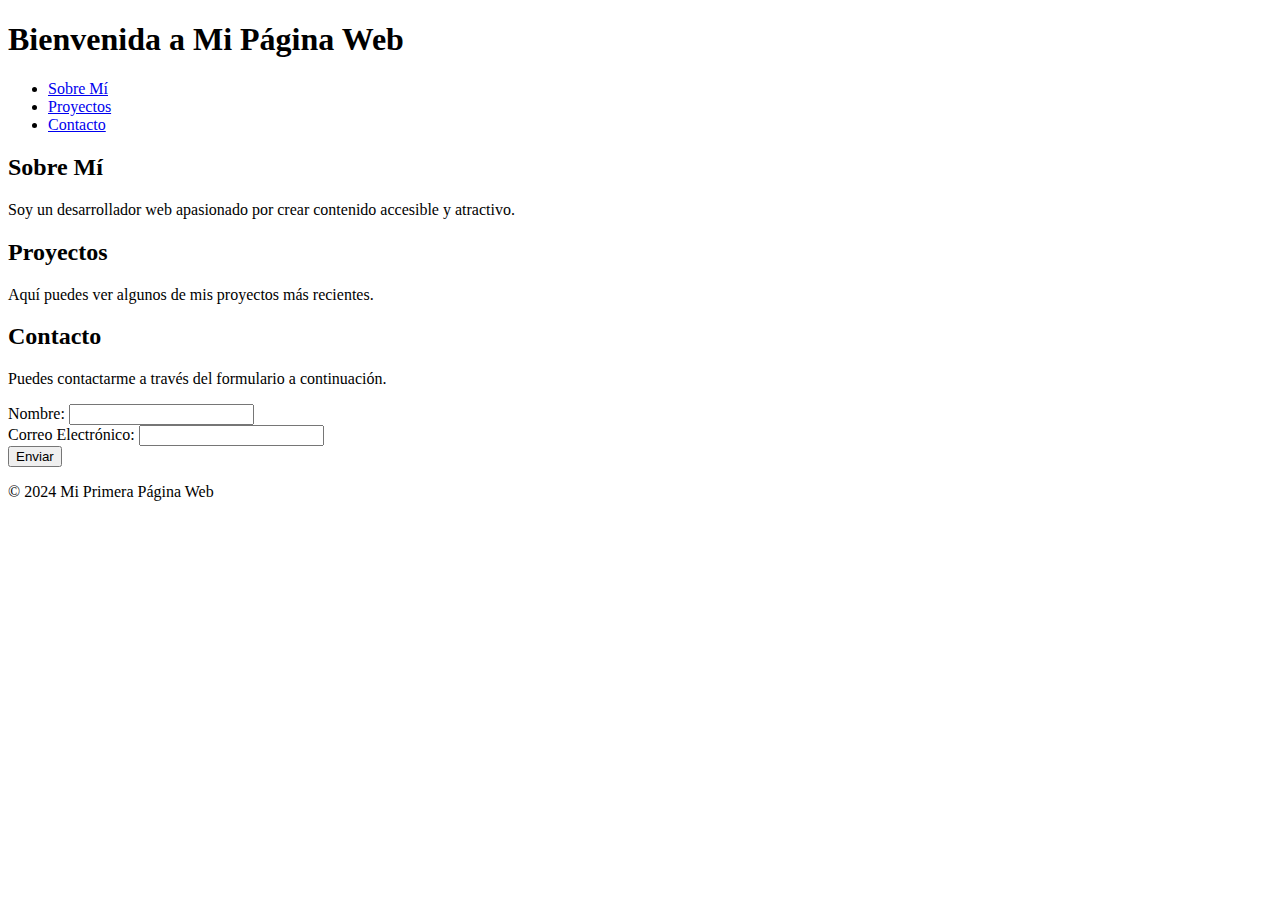
<file: Lenguaje de Marcas/S1/Unidad 1/index.html>
<!DOCTYPE html>
<html lang="es">
<head>
	<meta charset="UTF-8">
	<meta name="viewport" content="width=device-width, initial-scale=1.0">
	<title>Mi Primera Página Web</title>
</head>

<body>
	<header>
		<h1>Bienvenida a Mi Página Web</h1>
	</header>
	<nav>
		<ul>
			<li><a href="#about">Sobre Mí</a></li>
			<li><a href="#projects">Proyectos</a></li>
			<li><a href="#contact">Contacto</a></li>
		</ul>
	</nav>
	<section id="about">
		<h2>Sobre Mí</h2>
		<p>Soy un desarrollador web apasionado por crear contenido accesible y atractivo.</p>
	</section>
	<section id="projects">
		<h2>Proyectos</h2>
		<p>Aquí puedes ver algunos de mis proyectos más recientes.</p>
	</section>
	<section id="contact">
		<h2>Contacto</h2>
		<p>Puedes contactarme a través del formulario a continuación.</p>
		<form>
			<label for="name">Nombre:</label>
			<input type="text" id="name" name="name" required>
			<br>
			<label for="email">Correo Electrónico:</label>
			<input type="email" id="email" name="email" required>
			<br>
			<button type="submit">Enviar</button>
		</form>
	</section>
	<footer>
		<p>© 2024 Mi Primera Página Web</p>
	</footer>
</body>
</html>
</file>
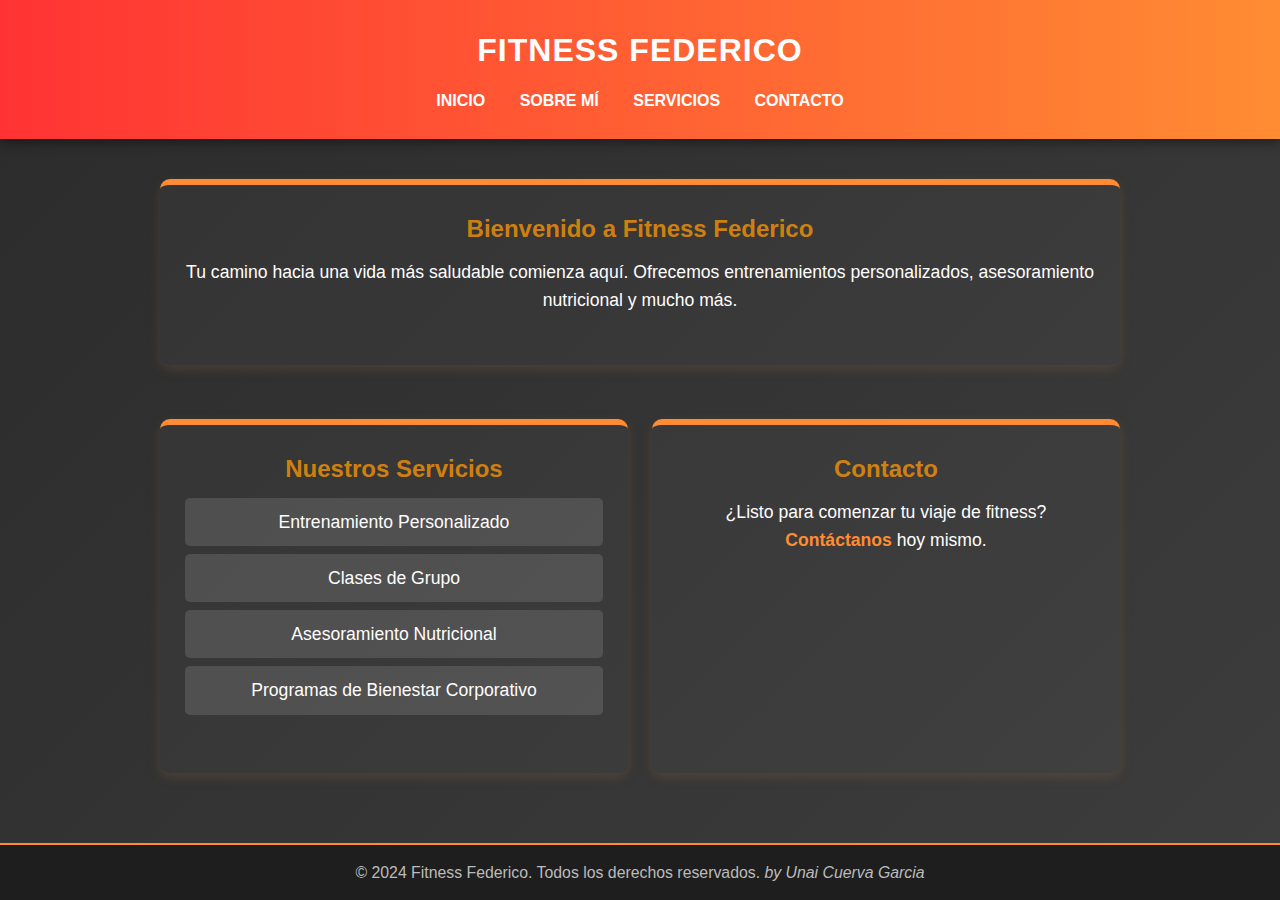
<file: Lenguaje de Marcas/S1/Unidad 2/Ejercicio3-4-5/index.html>
<!DOCTYPE html>
<html lang="es">
<head>
    <meta charset="UTF-8">
    <meta name="viewport" content="width=device-width, initial-scale=1.0">
    <title>Fitness Federico</title>
    <link rel="stylesheet" href="estilos.css">
</head>
<body class="home">
    <header>
        <h1>Fitness Federico</h1>
        <nav>
            <a href="index.html">Inicio</a>
            <a href="sobremi.html">Sobre mí</a>
            <a href="servicios.html">Servicios</a>
            <a href="contacto.html">Contacto</a>
        </nav>
    </header>
    <main>
        <section>
            <h2>Bienvenido a Fitness Federico</h2>
            <p>Tu camino hacia una vida más saludable comienza aquí. Ofrecemos entrenamientos personalizados, asesoramiento nutricional y mucho más.</p>
        </section>
        <section>
            <h2>Nuestros Servicios</h2>
            <ul>
                <li>Entrenamiento Personalizado</li>
                <li>Clases de Grupo</li>
                <li>Asesoramiento Nutricional</li>
                <li>Programas de Bienestar Corporativo</li>
            </ul>
        </section>
        <section>
            <h2>Contacto</h2>
            <p>¿Listo para comenzar tu viaje de fitness? <a href="contacto.html">Contáctanos</a> hoy mismo.</p>
        </section>
    </main>
    <footer>
        <p>&copy; 2024 Fitness Federico. Todos los derechos reservados. <i>by Unai Cuerva Garcia</i></p>
    </footer>
</body>
</html>
</file>
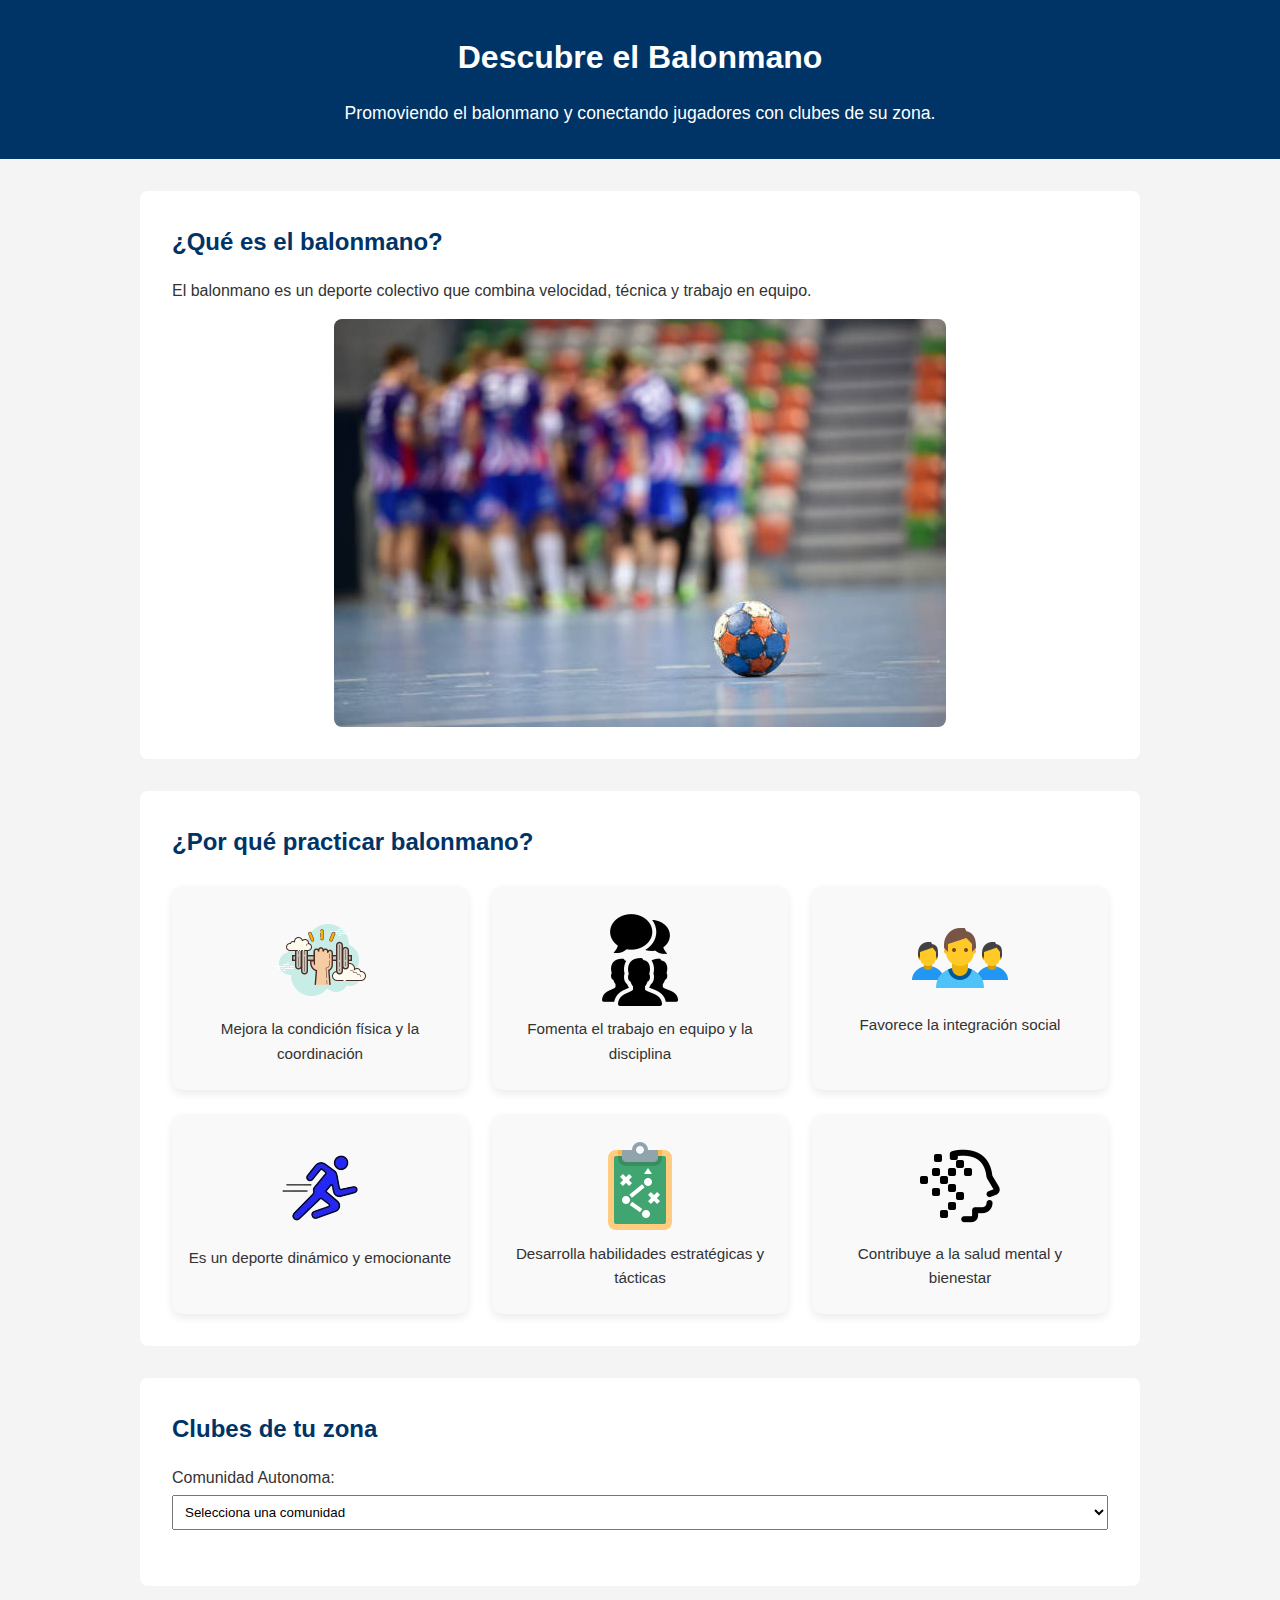
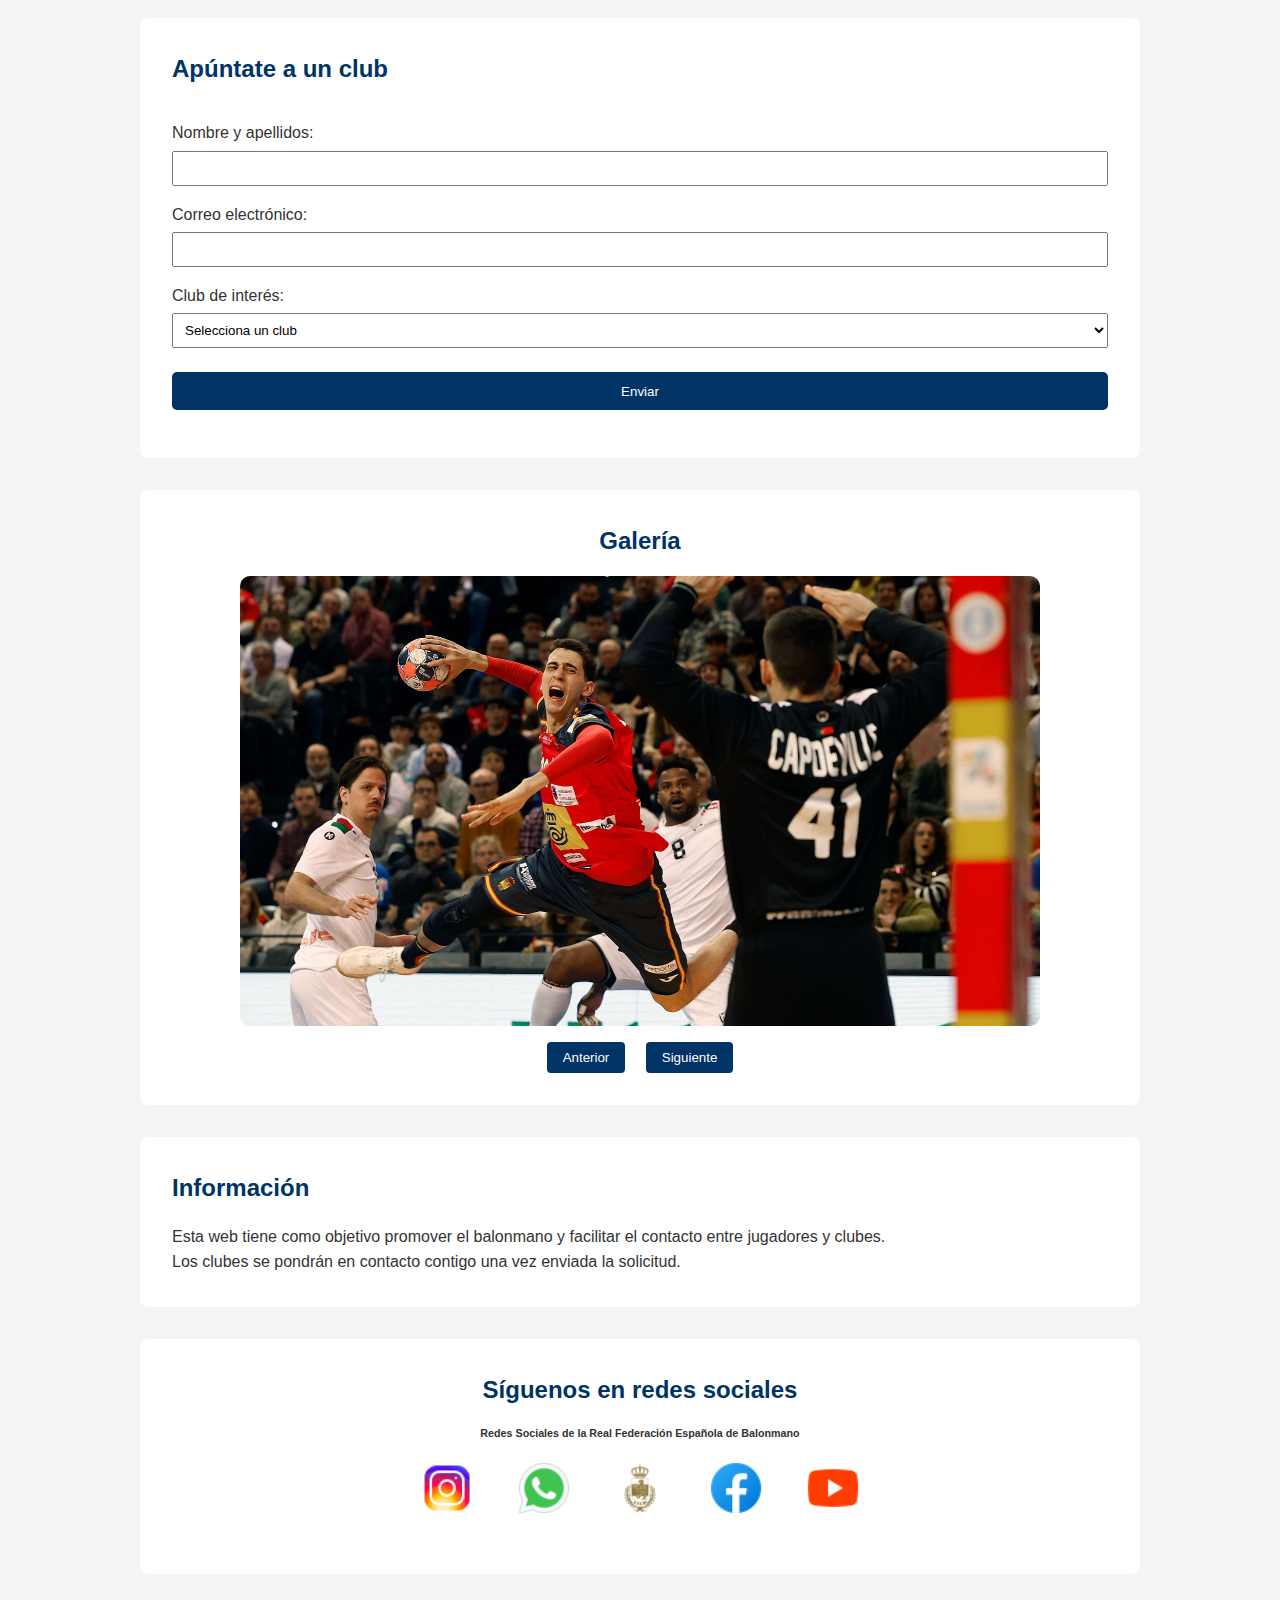
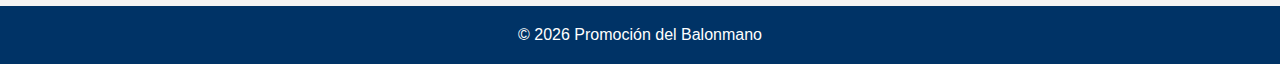
<file: Lenguaje de Marcas/S1/Unidad 3/Actividad de evaluación/index.html>
<!DOCTYPE html>
<html lang="es">

<head>
    <meta charset="UTF-8">
    <title>Balonmano en tu Zona</title>
    <meta name="description"
        content="Página web dedicada a la promoción del balonmano y a la búsqueda de clubes cercanos.">
    <link rel="stylesheet" href="estilos.css">
</head>

<body>
    <header id="header">
        <h1 id="titulo-principal">Descubre el Balonmano</h1>
        <p id="descripcion-principal">
            Promoviendo el balonmano y conectando jugadores con clubes de su zona.
        </p>
    </header>
    <section id="inicio">
        <h2>¿Qué es el balonmano?</h2>
        <p>
            El balonmano es un deporte colectivo que combina velocidad, técnica y trabajo en equipo.
        </p>
        <img src="img/balonmano-inicio.jpg" alt="Imagen de balonmano" id="imagen-inicio">
    </section>
    <section id="beneficios">
        <h2>¿Por qué practicar balonmano?</h2>
        <div class="beneficios-cards" id="lista-beneficios">
            <div class="beneficio-card">
                <img src="img/iconos/fitness.png" alt="Condición física" class="icono-beneficio">
                <p>Mejora la condición física y la coordinación</p>
            </div>
            <div class="beneficio-card">
                <img src="img/iconos/equipo.png" alt="Trabajo en equipo" class="icono-beneficio">
                <p>Fomenta el trabajo en equipo y la disciplina</p>
            </div>
            <div class="beneficio-card">
                <img src="img/iconos/social.png" alt="Integración social" class="icono-beneficio">
                <p>Favorece la integración social</p>
            </div>
            <div class="beneficio-card">
                <img src="img/iconos/energia.png" alt="Deporte dinámico" class="icono-beneficio">
                <p>Es un deporte dinámico y emocionante</p>
            </div>
            <div class="beneficio-card">
                <img src="img/iconos/estrategia.png" alt="Estrategia y táctica" class="icono-beneficio">
                <p>Desarrolla habilidades estratégicas y tácticas</p>
            </div>
            <div class="beneficio-card">
                <img src="img/iconos/salud.png" alt="Salud mental" class="icono-beneficio">
                <p>Contribuye a la salud mental y bienestar</p>
            </div>
        </div>
    </section>
    <section id="clubes">
        <h2>Clubes de tu zona</h2>
        <label for="comunidad">Comunidad Autonoma:</label>
        <select id="comunidad">
            <option value="">Selecciona una comunidad</option>
        </select>
        <div id="listado-clubes">
        </div>
    </section>
    <section id="apuntate">
        <h2>Apúntate a un club</h2>
        <form id="formulario-inscripcion">
            <label for="nombre">Nombre y apellidos:</label>
            <input type="text" id="nombre" required>
            <label for="email">Correo electrónico:</label>
            <input type="email" id="email" required>
            <label for="club">Club de interés:</label>
            <select id="club">
                <option value="">Selecciona un club</option>
            </select>
            <button type="submit" id="boton-enviar">Enviar</button>
        </form>
        <p id="mensaje-confirmacion"></p>
    </section>
    <section id="galeria">
        <h2>Galería</h2>
        <div id="contenedor-galeria">
            <img src="img/galeria1.jpg" alt="Imagen de balonmano" id="imagen-galeria">
        </div>
        <button id="anterior">Anterior</button>
        <button id="siguiente">Siguiente</button>
    </section>
    <section id="informacion">
        <h2>Información</h2>
        <p>
            Esta web tiene como objetivo promover el balonmano y facilitar el contacto entre jugadores y clubes.
        </p>
        <p>
            Los clubes se pondrán en contacto contigo una vez enviada la solicitud.
        </p>
    </section>
    <section id="redes-sociales">
        <h2>Síguenos en redes sociales</h2>
        <h6>Redes Sociales de la Real Federación Española de Balonmano</h6>
        <div class="card-red-social" id="card-instagram">
            <a href="https://www.instagram.com/rfebalonmano/" target="_blank">
                <img src="img/instagram.png" alt="Instagram">
            </a>
        </div>
        <div class="card-red-social" id="card-whatsapp">
            <a href="https://www.whatsapp.com/channel/0029VaIPsqXCBtxFNHcvFx2Y?utm_source=ig&utm_medium=social&utm_content=link_in_bio&fbclid=PAZXh0bgNhZW0CMTEAc3J0YwZhcHBfaWQMMjU2MjgxMDQwNTU4AAGnSs68PtVrjfAgfusxBD1wEDHcLTxqaM9p4Ft1sjOvkyDOgvwDH-MKMGyBBVY_aem_gwcNnpj8ibsqyGeYy8DAWQ"
                target="_blank">
                <img src="img/whatsapp.png" alt="whatsapp">
            </a>
        </div>
        <div class="card-red-social" id="card-web">
            <a href="https://www.rfebm.com" target="_blank">
                <img src="img/rfebm.png" alt="pagina_web">
            </a>
        </div>
        <div class="card-red-social" id="card-facebook">
            <a href="https://www.facebook.com/rfebalonmano" target="_blank">
                <img src="img/facebook.png" alt="Facebook">
            </a>
        </div>
        <div class="card-red-social" id="card-youtube">
            <a href="https://www.youtube.com/@RFEBM" target="_blank">
                <img src="img/youtube.png" alt="YouTube">
            </a>
        </div>
    </section>
    <footer id="footer">
        <p>&copy; <span id="anio-actual"></span> Promoción del Balonmano</p>
    </footer>
    <script src="script.js"></script>
</body>
</html>
</file>
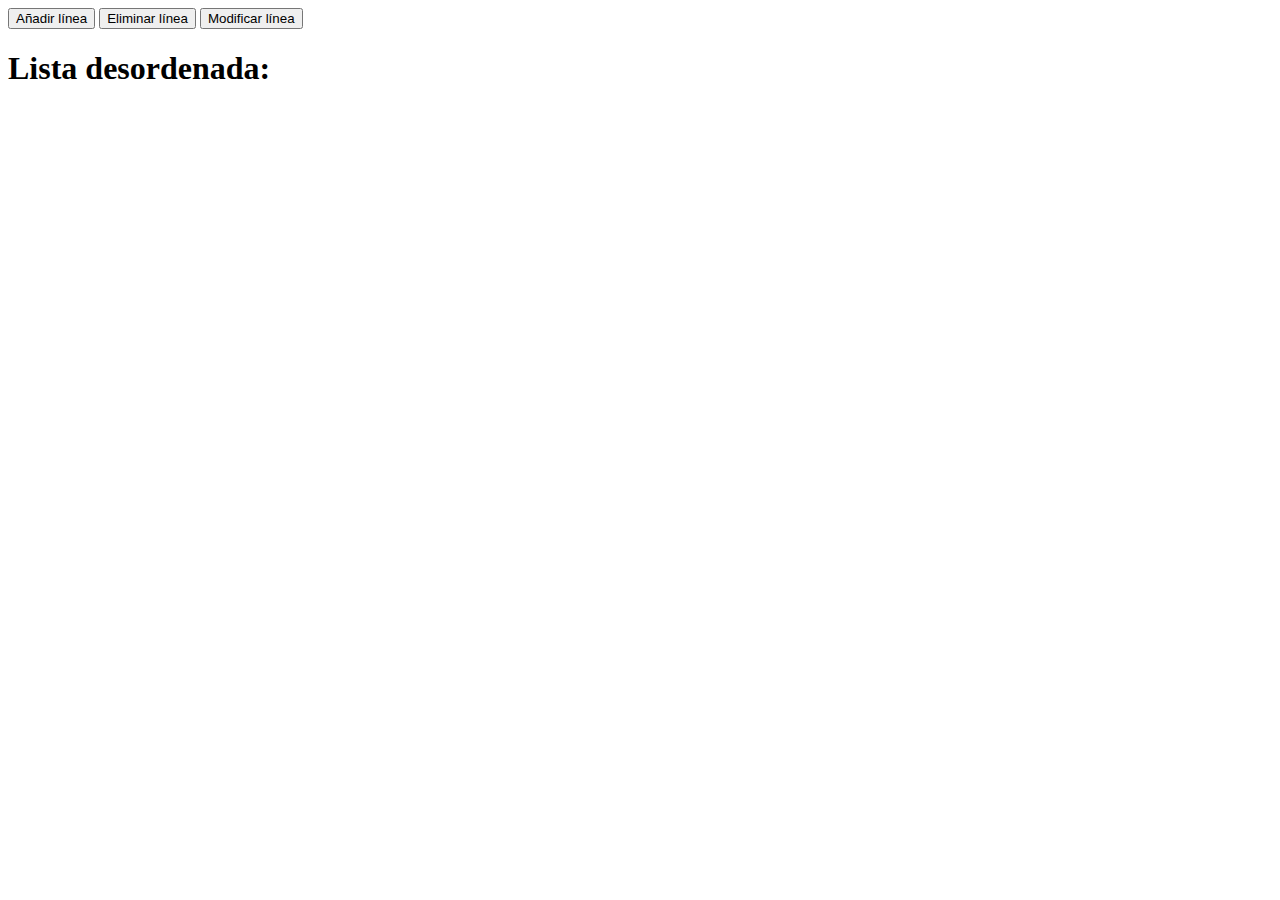
<file: Lenguaje de Marcas/S1/Unidad 3/Ejercicios 4-8/ejercicio6/index.html>
<!DOCTYPE html>
<html lang="es">
<head>
    <meta charset="UTF-8">
    <meta name="viewport" content="width=device-width, initial-scale=1.0">
    <title>Modificar lista desordenada</title>
    <script src="script.js"></script>
</head>
<body>
    <button onclick="agregarLinea()">Añadir línea</button>
    <button onclick="eliminarLinea()">Eliminar línea</button>
    <button onclick="modificarLinea()">Modificar línea</button>
    <h1>Lista desordenada:</h1>
    <ul id="lista"></ul>
</body>
</html>
</file>
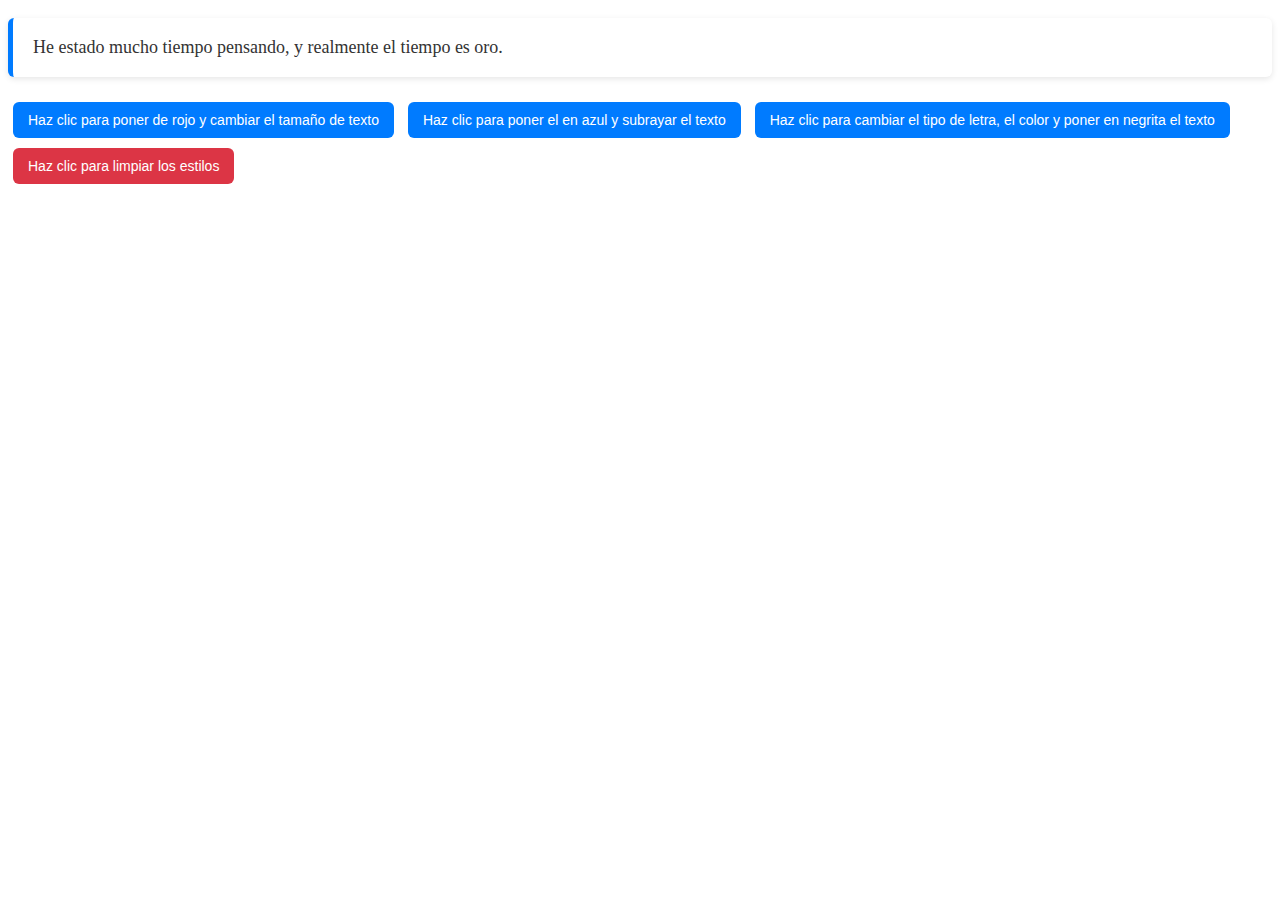
<file: Lenguaje de Marcas/S1/Unidad 3/Ejercicios 4-8/ejercicio7/index.html>
<!DOCTYPE html>
<html lang="en">
<head>
    <meta charset="UTF-8">
    <meta name="viewport" content="width=device-width, initial-scale=1.0">
    <title>Ejercicio 7 - Manipulacion de estilos</title>
    <link rel="stylesheet" href="estilo.css">
</head>
<body>
    <p id="texto">He estado mucho tiempo pensando, y realmente el tiempo es oro.</p>

    <button id="boton1">Haz clic para poner de rojo y cambiar el tamaño de texto</button>
    <button id="boton2">Haz clic para poner el en azul y subrayar el texto</button>
    <button id="boton3">Haz clic para cambiar el tipo de letra, el color y poner en negrita el texto</button>
    <button id="boton4">Haz clic para limpiar los estilos</button>
    <script src="script.js"></script>
</body>
</html>
</file>
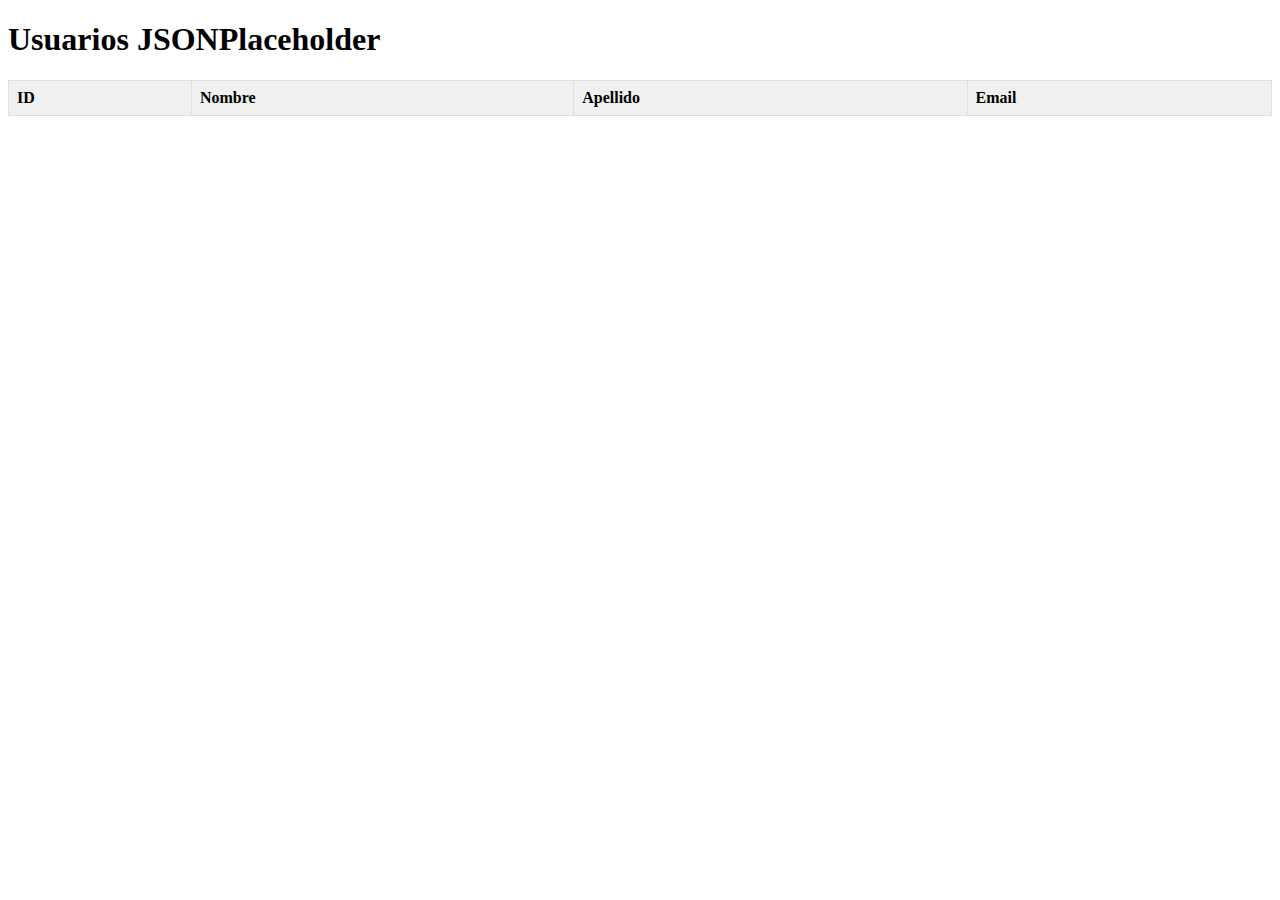
<file: Lenguaje de Marcas/S1/Unidad 3/Ejercicios 4-8/ejercicio8/index.html>
<!DOCTYPE html>
<html lang="es">
<head>
    <meta charset="UTF-8">
    <title>Usuarios JSONPlaceholder</title>
    <link rel="stylesheet" href="estilo.css">
</head>
<body>
    <h1>Usuarios JSONPlaceholder</h1>
    <table id="tablaUsuarios">
        <thead>
            <tr>
                <th>ID</th>
                <th>Nombre</th>
                <th>Apellido</th>
                <th>Email</th>
            </tr>
        </thead>
        <tbody>
        </tbody>
    </table>
    <script src="script.js"></script>
</body>
</html>
</file>
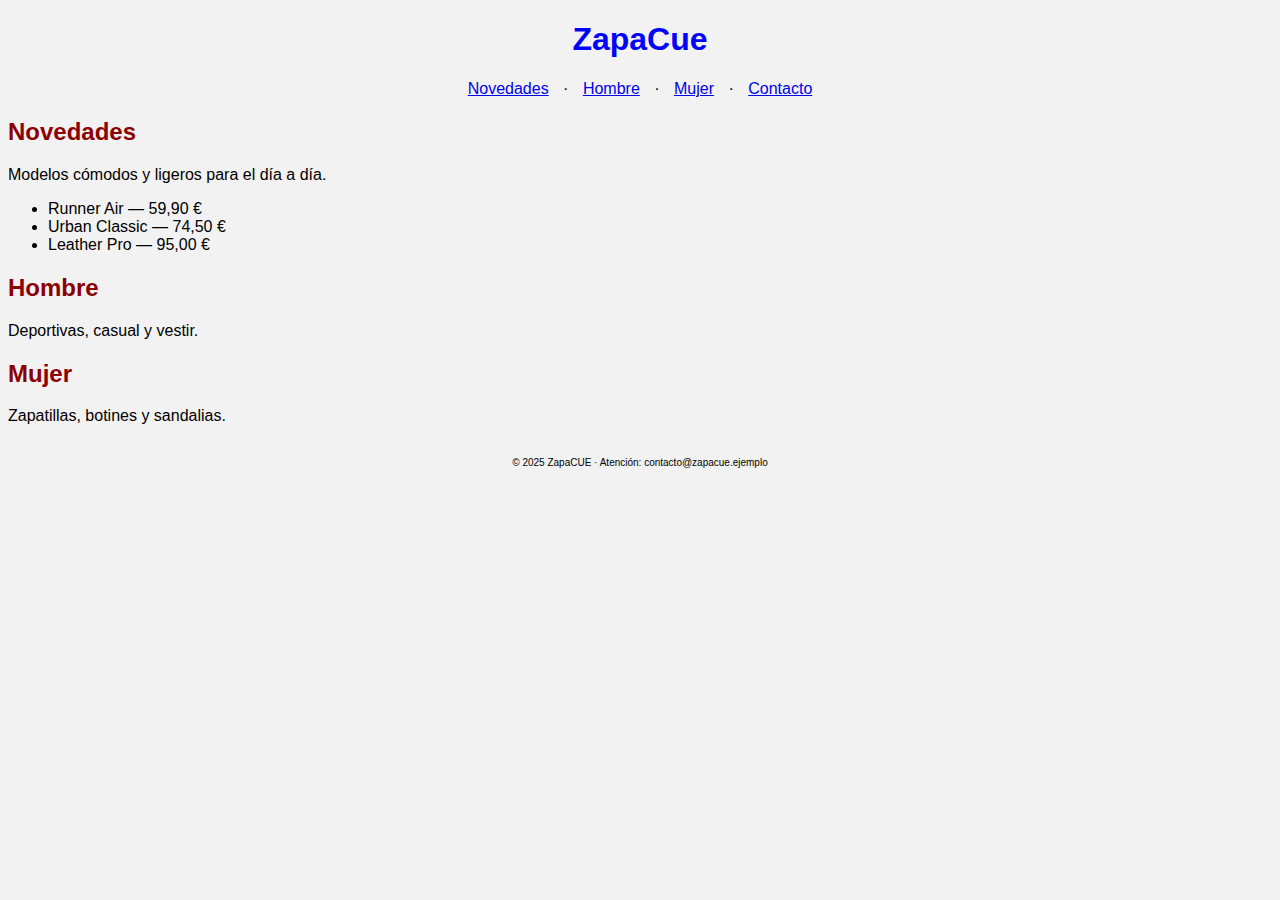
<file: Lenguaje de Marcas/S1/Unidad 1/Ejercicio 2_Codificacion UTF-8.html>
<!DOCTYPE html>
<html lang="es">

<head>
    <meta charset="UTF-8">
    <meta name="viewport" content="width=device-width, initial-scale=1.0">
    <title>ZapaCue — Tu tienda de calzado</title>
    <style>
        body {
            font-family: Arial, sans-serif;
            background-color: #f2f2f2;
        }

        h1 {
            text-align: center;
            color: blue;
        }

        h2 {
            color: darkred;
        }

        nav {
            text-align: center;
            margin-bottom: 20px;
        }

        nav a {
            margin: 0 10px;
        }

        footer {
            text-align: center;
            margin-top: 30px;
            font-size: 12px;
        }
    </style>
</head>

<body>
    <header>
        <h1>ZapaCue</h1>
        <nav>
            <a href="#novedades">Novedades</a> ·
            <a href="#hombre">Hombre</a> ·
            <a href="#mujer">Mujer</a> ·
            <a href="#contacto">Contacto</a>
        </nav>
    </header>

    <main>
        <section id="novedades">
            <h2>Novedades</h2>
            <p>Modelos cómodos y ligeros para el día a día.</p>
            <ul>
                <li>Runner Air — 59,90 €</li>
                <li>Urban Classic — 74,50 €</li>
                <li>Leather Pro — 95,00 €</li>
            </ul>
        </section>

        <section id="hombre">
            <h2>Hombre</h2>
            <p>Deportivas, casual y vestir.</p>
        </section>

        <section id="mujer">
            <h2>Mujer</h2>
            <p>Zapatillas, botines y sandalias.</p>
        </section>
    </main>

    <footer>
        <small id="contacto">© 2025 ZapaCUE · Atención: contacto@zapacue.ejemplo</small>
    </footer>
</body>

</html>
</file>
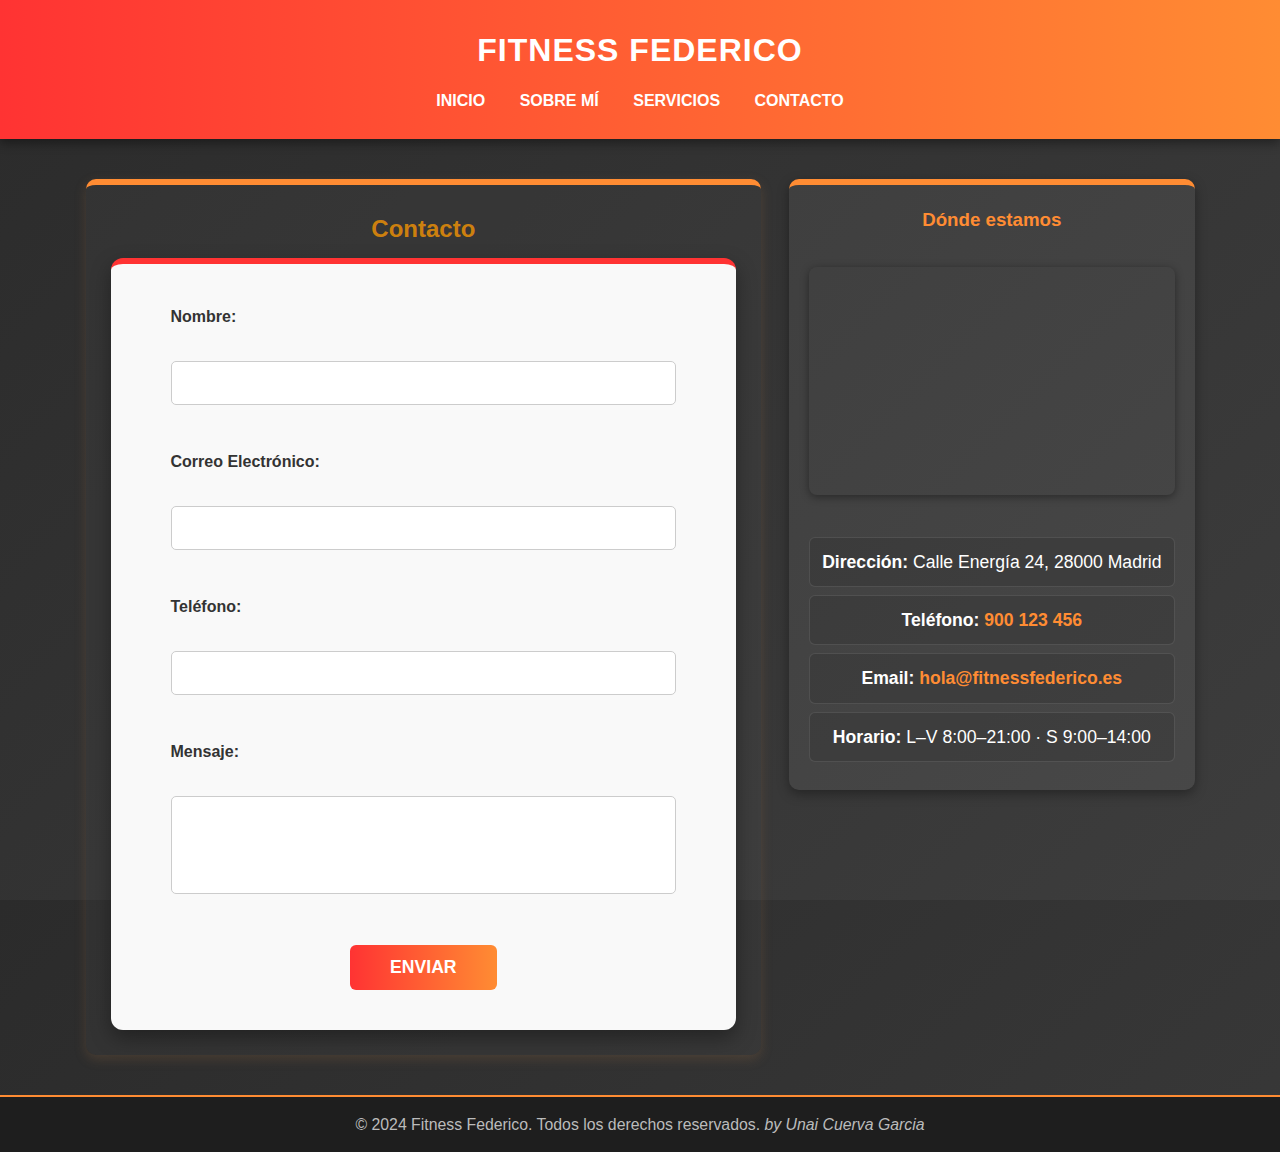
<file: Lenguaje de Marcas/S1/Unidad 2/Ejercicio3-4-5/contacto.html>
<!DOCTYPE html>
<html lang="es">
<head>
    <meta charset="UTF-8">
    <meta name="viewport" content="width=device-width, initial-scale=1.0">
    <title>Contacto - Fitness Federico</title>
    <link rel="stylesheet" href="estilos.css">
</head>
<body class="contacto">
    <header>
        <h1>Fitness Federico</h1>
        <nav>
            <a href="index.html">Inicio</a>
            <a href="sobremi.html">Sobre mí</a>
            <a href="servicios.html">Servicios</a>
            <a href="contacto.html">Contacto</a>
        </nav>
    </header>
    <main>
        <section>
            <h2>Contacto</h2>
            <form action="contacto.php" method="post">
                <label for="nombre">Nombre:</label><br>
                <input type="text" id="nombre" name="name" required><br><br>

                <label for="correo">Correo Electrónico:</label><br>
                <input type="email" id="correo" name="email" required><br><br>
                
                <label for="telefono">Teléfono:</label><br>
                <input type="tel" id="telefono" name="phone" required><br><br>

                <label for="mensaje">Mensaje:</label><br>
                <textarea id="mensaje" name="message" rows="4" required></textarea><br><br>

                <input type="submit" value="Enviar">
            </form>
        </section>
        <aside class="info-contacto" aria-labelledby="titulo-info">
            <h3 id="titulo-info">Dónde estamos</h3>
            <div class="mapa">
                <iframe title="Ubicación Fitness Federico"
                    src="https://www.google.com/maps?q=Plaza%20Mayor%2C%20Madrid&output=embed" loading="lazy"
                    referrerpolicy="no-referrer-when-downgrade">
                </iframe>
            </div>
            <ul class="datos">
                <li><strong>Dirección:</strong> Calle Energía 24, 28000 Madrid</li>
                <li><strong>Teléfono:</strong> <a href="tel:+34900123456">900 123 456</a></li>
                <li><strong>Email:</strong> <a href="mailto:hola@fitnessfederico.es">hola@fitnessfederico.es</a></li>
                <li><strong>Horario:</strong> L–V 8:00–21:00 · S 9:00–14:00</li>
            </ul>
        </aside>
    </main>
    <footer>
        <p>&copy; 2024 Fitness Federico. Todos los derechos reservados. <i>by Unai Cuerva Garcia</i></p>
    </footer>
</body>
</html>
</file>
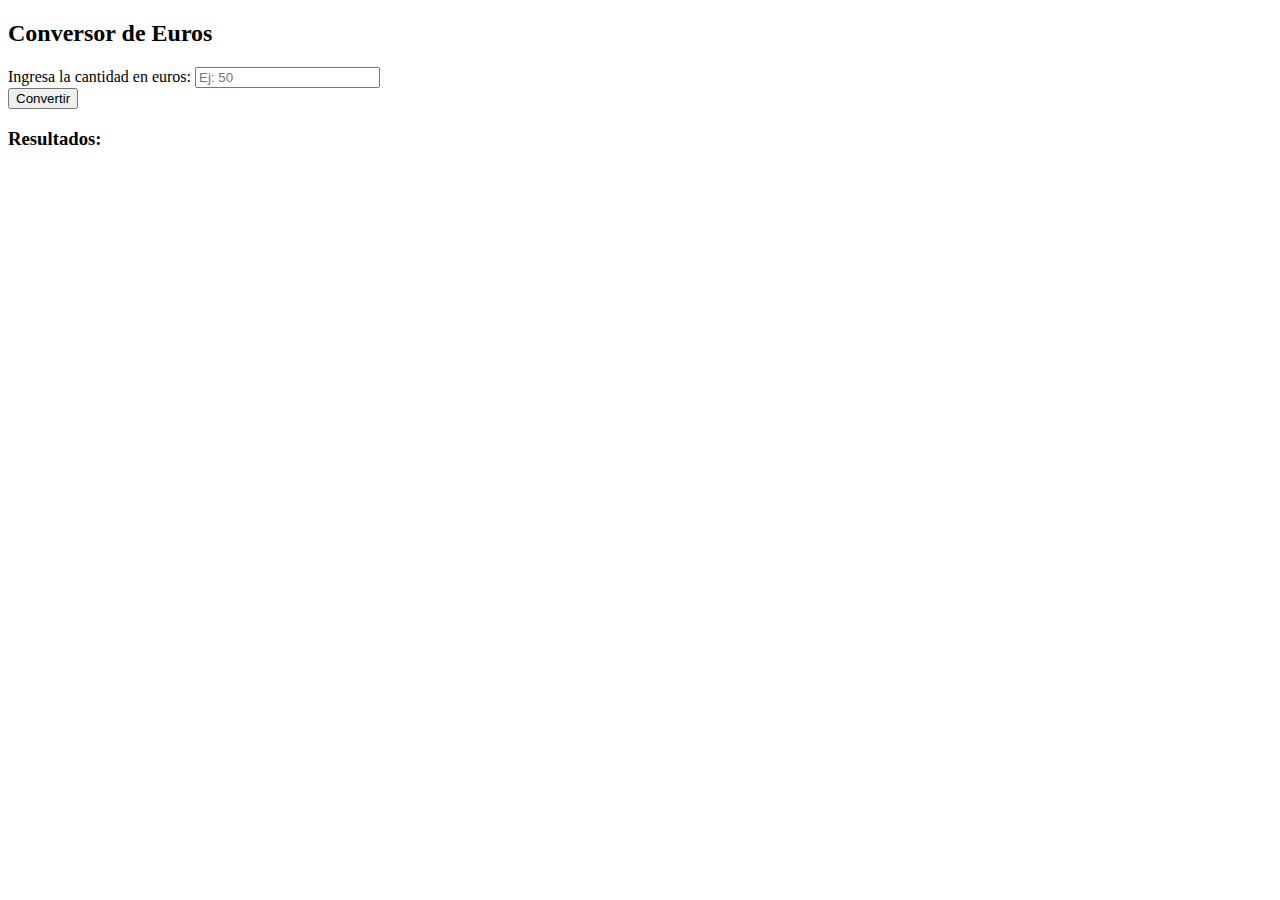
<file: Lenguaje de Marcas/S1/Unidad 3/Ejercicios 4-8/ejercicio4/ejercicio4.html>
<!DOCTYPE html>
<html lang="es">
<head>
    <meta charset="UTF-8" />
    <meta name="viewport" content="width=device-width, initial-scale=1.0" />
    <title>Ejercicio 4 - DOM - Conversor de Moneda</title>
</head>
<body>
    <h2>Conversor de Euros</h2>
    <form id="formulario">
        <label for="euros">Ingresa la cantidad en euros:</label>
        <input type="number" id="euros" placeholder="Ej: 50" step="0.01">
    </form>
    <button id="convertir">Convertir</button>
    <h3>Resultados:</h3>
    <p id="resultadoDolares"></p>
    <p id="resultadoLibras"></p>
    <script src="ejercicio4.js"></script>
</body>
</html>
</file>
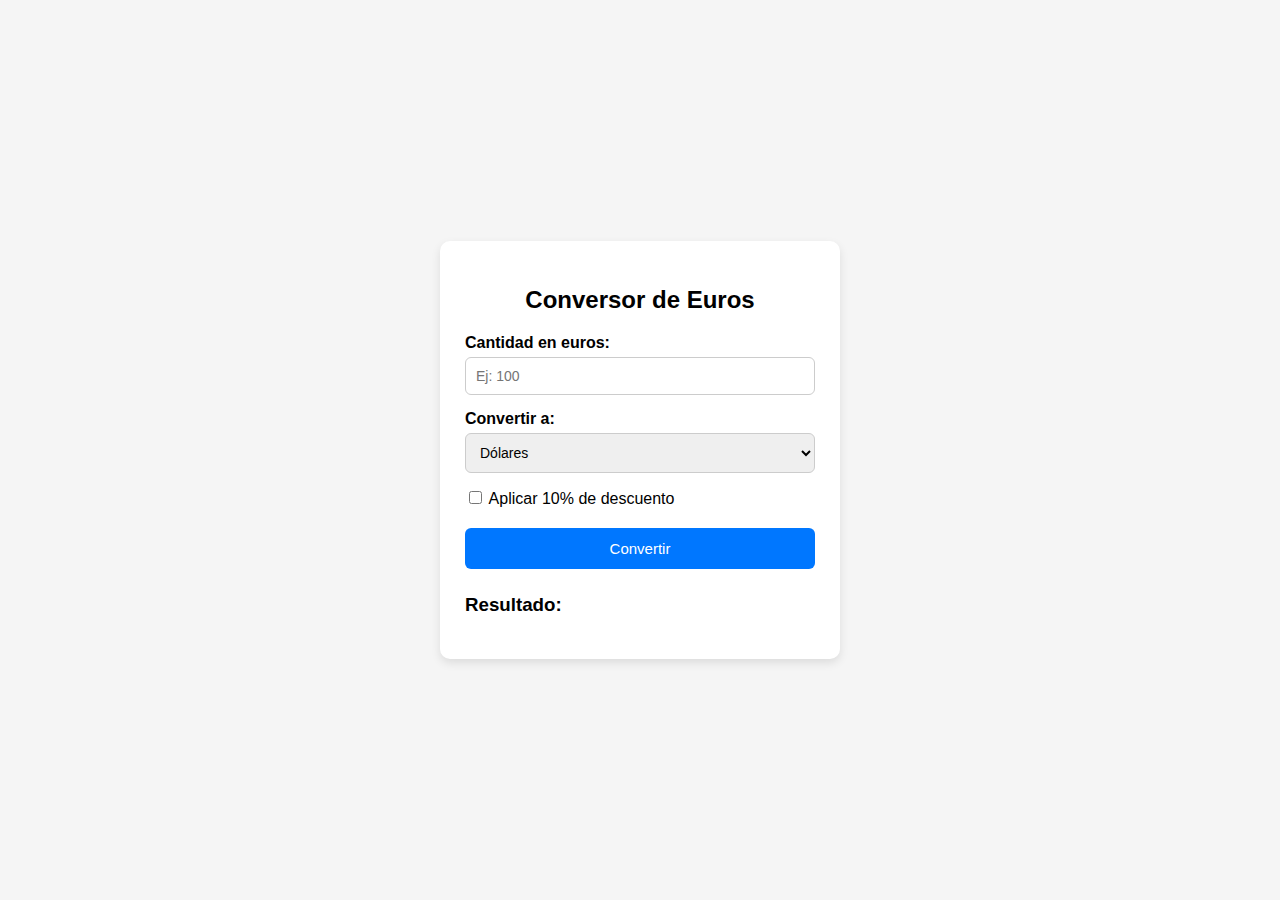
<file: Lenguaje de Marcas/S1/Unidad 3/Ejercicios 4-8/ejercicio5/ejercicio5.html>
<!DOCTYPE html>
<html lang="es">
<head>
    <meta charset="UTF-8">
    <title>Conversor de Moneda con Descuento</title>
    <link rel="stylesheet" href="ejercicio5.css">
</head>
<body>
    <div class="container">
        <h2>Conversor de Euros</h2>
        <form id="formulario">
            <div class="campo">
                <label for="euros">Cantidad en euros:</label>
                <input type="number" id="euros" placeholder="Ej: 100" step="0.01">
            </div>
            <div class="campo">
                <label for="moneda">Convertir a:</label>
                <select id="moneda">
                    <option value="dolar">Dólares</option>
                    <option value="libra">Libras</option>
                    <option value="yen">Yenes</option>
                </select>
            </div>
            <div class="campo checkbox">
                <label>
                    <input type="checkbox" id="descuento">
                    Aplicar 10% de descuento
                </label>
            </div>
            <button id="convertir" type="button">Convertir</button>
        </form>
        <h3>Resultado:</h3>
        <p id="resultado"></p>
    </div>
    <script src="ejercicio5.js"></script>
</body>
</html>
</file>
<file: Lenguaje de Marcas/S1/Unidad 3/Actividad de evaluación/estilos.css>
/* ===============================
    ESTILOS GENERALES
================================ */

* {
    margin: 0;
    padding: 0;
    box-sizing: border-box;
}

body {
    font-family: Arial, Helvetica, sans-serif;
    line-height: 1.6;
    background-color: #f4f4f4;
    color: #333;
}

/* ===============================
            ENCABEZADO
================================ */

header {
    background-color: #003366;
    color: white;
    text-align: center;
    padding: 2rem 1rem;
}

header h1 {
    margin-bottom: 1rem;
}

header p {
    font-size: 1.1rem;
}

/* ===============================
            SECCIONES GENERALES
================================ */

section {
    background-color: white;
    margin: 2rem auto;
    padding: 2rem;
    width: 90%;
    max-width: 1000px;
    border-radius: 8px;
}

section h2 {
    margin-bottom: 1rem;
    color: #003366;
}

/* ===============================
            SECCIÓN INICIO
================================ */

#inicio img {
    display: block;
    max-width: 100%;
    margin: 1rem auto 0 auto;
    border-radius: 8px;
}

/* ===============================
            BENEFICIOS
================================ */

#beneficios ul {
    list-style: disc;
    margin-left: 2rem;
}

#beneficios li {
    margin-bottom: 0.5rem;
}
.beneficios-cards {
    display: grid;
    grid-template-columns: repeat(auto-fit, minmax(220px, 1fr));
    gap: 1.5rem;
    margin-top: 1.5rem;
}

.beneficio-card {
    background-color: #f9f9f9;
    border-radius: 10px;
    padding: 1.5rem 1rem;
    text-align: center;
    box-shadow: 0 4px 8px rgba(0, 0, 0, 0.08);
    transition: transform 0.3s ease, box-shadow 0.3s ease;
}

.beneficio-card:hover {
    transform: translateY(-5px);
    box-shadow: 0 6px 14px rgba(0, 0, 0, 0.15);
}

.beneficio-card .icono {
    font-size: 2.2rem;
    display: block;
    margin-bottom: 0.8rem;
}

.beneficio-card p {
    margin: 0;
    font-size: 0.95rem;
    color: #333;
}

/* ===============================
                CLUBES
================================ */

#clubes label {
    display: block;
    margin-top: 1rem;
}

#clubes input,
#clubes select {
    width: 100%;
    padding: 0.5rem;
    margin-top: 0.3rem;
}

#listado-clubes {
    margin-top: 1.5rem;
}

.club {
    border: 1px solid #ccc;
    padding: 1rem;
    margin-bottom: 1rem;
    border-radius: 6px;
    background-color: #fafafa;
}

.club button {
    margin-top: 0.5rem;
    padding: 0.4rem 0.8rem;
    background-color: #003366;
    color: white;
    border: none;
    border-radius: 4px;
    cursor: pointer;
}

.club button:hover {
    background-color: #0055aa;
}
/* ===============================
    CLUBES EN FORMATO CARDS
================================ */

.contenedor-cards {
    display: grid;
    grid-template-columns: repeat(auto-fill, minmax(220px, 1fr));
    gap: 1.5rem;
    margin-top: 1.5rem;
}

.club-card {
    background-color: #f9f9f9;
    border: 1px solid #ddd;
    border-radius: 10px;
    padding: 1.2rem;
    text-align: center;
    box-shadow: 0 4px 8px rgba(0, 0, 0, 0.08);
    transition: transform 0.3s ease, box-shadow 0.3s ease;
}

.club-card:hover {
    transform: translateY(-5px);
    box-shadow: 0 6px 14px rgba(0, 0, 0, 0.15);
}

.club-card h4 {
    margin-bottom: 1rem;
    color: #003366;
    font-size: 1.1rem;
}

.club-card button {
    padding: 0.4rem 0.8rem;
    background-color: #003366;
    color: white;
    border: none;
    border-radius: 5px;
    cursor: pointer;
    font-size: 0.9rem;
}

.club-card button:hover {
    background-color: #0055aa;
}

/* ===============================
        FORMULARIO APÚNTATE
================================ */

#apuntate form {
    display: flex;
    flex-direction: column;
}

#apuntate label {
    margin-top: 1rem;
}

#apuntate input,
#apuntate select {
    padding: 0.5rem;
    margin-top: 0.3rem;
}

#boton-enviar {
    margin-top: 1.5rem;
    padding: 0.7rem;
    background-color: #003366;
    color: white;
    border: none;
    border-radius: 5px;
    cursor: pointer;
}

#boton-enviar:hover {
    background-color: #0055aa;
}

#mensaje-confirmacion {
    margin-top: 1rem;
    font-weight: bold;
}

/* ===============================
                GALERÍA
================================ */

#galeria {
    text-align: center;
}
#contenedor-galeria {
    width: 100%;
    max-width: 800px;     
    height: 450px;         
    margin: 0 auto 1rem;
    overflow: hidden;      
    border-radius: 10px;
}

#imagen-galeria {
    width: 100%;
    height: 100%;
    object-fit: cover;     
    display: block;
}

#contenedor-galeria img {
    max-width: 100%;
    margin-bottom: 1rem;
}

#galeria button {
    padding: 0.5rem 1rem;
    margin: 0 0.5rem;
    background-color: #003366;
    color: white;
    border: none;
    border-radius: 4px;
    cursor: pointer;
}

#galeria button:hover {
    background-color: #0055aa;
}

/* ===============================
            REDES SOCIALES
================================ */

#redes-sociales {
    text-align: center;
}

.card-red-social {
    display: inline-block;
    margin: 1rem;
}

.card-red-social img {
    width: 60px;
    height: 60px;
    transition: transform 0.3s ease;
}

.card-red-social img:hover {
    transform: scale(1.1);
}

/* ===============================
                FOOTER
================================ */

footer {
    background-color: #003366;
    color: white;
    text-align: center;
    padding: 1rem;
    margin-top: 2rem;
}
</file>
<file: Lenguaje de Marcas/S1/Unidad 3/Ejercicios 4-8/ejercicio7/estilo.css>
.estilo1 {
    font-family: Arial, sans-serif;
    font-size: 20px;
    color: red;
}

.estilo2 {
    font-family: Courier New, monospace;
    font-size: 16px;
    color: blue;
    text-decoration: underline;
}

.estilo3 {
    font-family: Verdana, sans-serif;
    font-size: 18px;
    color: green;
    font-weight: bold;
}

button {
    background-color: #007bff;
    color: white;
    border: none;
    padding: 10px 15px;
    margin: 5px;
    border-radius: 6px;
    font-size: 14px;
    cursor: pointer;
    transition: all 0.2s ease;
}


button:hover {
    background-color: #0056b3;
    transform: translateY(-2px);
}

button:active {
    transform: translateY(0);
    background-color: #004494;
}

button:last-of-type {
    background-color: #dc3545;
}

button:last-of-type:hover {
    background-color: #b52a37;
}
p {
    background-color: #ffffff;
    padding: 15px 20px;
    margin-bottom: 20px;
    border-left: 5px solid #007bff;
    border-radius: 6px;
    font-size: 18px;
    line-height: 1.6;
    color: #333;
    box-shadow: 0 2px 6px rgba(0, 0, 0, 0.1);
}
</file>
<file: Lenguaje de Marcas/S1/Unidad 3/Ejercicios 4-8/ejercicio8/estilo.css>
table {
    border-collapse: collapse;
    width: 100%;
}

th,
td {
    padding: 8px;
    text-align: left;
    border: 1px solid #ddd;
}

th {
    background-color: #f0f0f0;
}
</file>
<file: Lenguaje de Marcas/S1/Unidad 3/Ejercicios 4-8/ejercicio5/ejercicio5.css>
body {
    font-family: Arial, sans-serif;
    background: #f5f5f5;
    margin: 0;
    display: flex;
    justify-content: center;
    align-items: center;
    height: 100vh;
}
.container {
    background: white;
    padding: 25px;
    width: 350px;
    border-radius: 10px;
    box-shadow: 0 4px 10px rgba(0,0,0,0.1);
}
h2 {
    text-align: center;
    margin-bottom: 20px;
}

h3 {
    margin-top: 25px;
}
.campo {
    display: flex;
    flex-direction: column;
    margin-bottom: 15px;
}

.campo label {
    margin-bottom: 5px;
    font-weight: bold;
}

input[type="number"], select {
    padding: 10px;
    border: 1px solid #ccc;
    border-radius: 6px;
    font-size: 14px;
}
.checkbox {
    flex-direction: row;
    align-items: center;
}

.checkbox label {
    font-weight: normal;
}
button {
    width: 100%;
    padding: 12px;
    background: #0077ff;
    color: white;
    font-size: 15px;
    border: none;
    border-radius: 6px;
    cursor: pointer;
    transition: 0.2s ease-in-out;
}

button:hover {
    background: #005fcc;
}
#resultado {
    font-size: 16px;
    font-weight: bold;
    color: #333;
}
</file>
<file: Lenguaje de Marcas/S1/Unidad 2/Ejercicio3-4-5/estilos.css>
/* ======== Reset básico (común) ======== */
* {
    margin: 0;
    padding: 0;
    box-sizing: border-box;
}
/* Grid global con sticky footer */
html, body {
    height: 100%;
}

body {
    display: grid;
    grid-template-rows: auto 1fr auto;
    grid-template-areas:
        "header"
        "main"
        "footer";
}

header {
    grid-area: header;
}

main {
    grid-area: main;
}

footer {
    grid-area: footer;
}

/* Grid de secciones en HOME */
body.home main {
    display: grid;
    grid-template-columns: 1fr;
    gap: 24px;
    max-width: 1000px;
}

:root {
    --bg1: #2b2b2b;
    --bg2: #3d3d3d;
    --accent: #ff8c33;
    --accent-strong: #ff3333;
    --text: #f2f2f2;
    --panel: #f9f9f9;
    --panelSoft: #99989841;
}

/* ======== Base global (común a todas las páginas) ======== */
html,
body {
    height: 100%;
}

body {
    font-family: 'Poppins', Arial, sans-serif;
    background: linear-gradient(135deg, var(--bg1), var(--bg2));
    color: var(--text);
    line-height: 1.6;
    min-height: 100vh;
    display: flex;
    flex-direction: column;
}

/* Header / Footer (común) */
header {
    background: linear-gradient(90deg, var(--accent-strong), var(--accent));
    text-align: center;
    padding: 25px 10px;
    color: #fff;
    box-shadow: 0 4px 10px rgba(0, 0, 0, .4);
}

header h1 {
    font-size: 2em;
    letter-spacing: 1px;
    text-transform: uppercase;
}

nav {
    margin-top: 12px;
}

nav a {
    text-decoration: none;
    color: #fff;
    margin: 0 15px;
    font-weight: bold;
    text-transform: uppercase;
    transition: color .3s ease, transform .3s ease;
}

nav a:hover {
    color: #000;
    transform: scale(1.1);
}

footer {
    background: #1e1e1e;
    color: #bbb;
    text-align: center;
    padding: 15px;
    font-size: .9em;
    margin-top: auto;
    border-top: 2px solid var(--accent);
}

/* ======== Contenido principal (común) ======== */
main {
    flex: 1;
    padding: 40px 20px;
    max-width: 900px;
    margin: 0 auto;
    text-align: center;
}

section {
    background: #88888810;
    color: #fffdfd;
    border-radius: 10px;
    padding: 25px;
    margin-bottom: 30px;
    border-top: 6px solid var(--accent);
    box-shadow: 0 4px 12px rgba(150, 106, 64, .274);
    transition: transform .3s ease, box-shadow .3s ease;
}

section:hover {
    transform: translateY(-4px);
    box-shadow: 0 8px 18px #000000a2;
}

h2 {
    color: #f79504ce;
    margin-bottom: 10px;
}

p,
ul {
    font-size: 1.1em;
}

ul {
    list-style: none;
    margin-top: 10px;
}

ul li {
    background: var(--panelSoft);
    margin: 8px 0;
    padding: 10px;
    border-radius: 5px;
    transition: background .3s ease;
}

ul li:hover {
    background: #b3723654;
}

a {
    color: var(--accent);
    text-decoration: none;
    font-weight: 600;
}

a:hover {
    color: #ff3333da;
}

/* ======== ESPECÍFICO DE CONTACTO (solo aplica en contacto.html) ======== */
/* Grid de CONTACTO: 2 columnas escritorio, 1 columna móvil */
body.contacto main {
    display: grid;
    grid-template-columns: 2fr 1.2fr;
    gap: 28px;
    max-width: 1200px;
    align-items: start;
}

body.contacto main>section {
    width: auto;
    margin: 0;
}

body.contacto main>aside {
    width: auto;
    margin: 0;
}

/* Estilos específicos para el formulario de contacto */
.contacto main {
    max-width: 1200px;
}

.contacto section {
    width: min(95vw, 1150px);
    margin: 0 auto;
}

.contacto form {
    width: 100% !important;
    max-width: none !important;
    margin: 0 auto;
    text-align: left;
    background: var(--panel);
    color: #222;
    padding: 40px 60px;
    border-radius: 12px;
    box-shadow: 0 8px 20px rgba(0, 0, 0, 0.35);
    border-top: 6px solid var(--accent-strong);
}

.contacto label {
    display: block;
    font-weight: 600;
    margin-bottom: 6px;
    color: #333;
}

.contacto input[type="text"],
.contacto input[type="email"],
.contacto input[type="tel"],
.contacto textarea {
    width: 100%;
    max-width: 100%;
    padding: 12px;
    margin-bottom: 18px;
    border: 1px solid #ccc;
    border-radius: 5px;
    font-size: 1em;
    transition: border-color .3s ease, box-shadow .3s ease;
}

.contacto input[type="text"]:focus,
.contacto input[type="email"]:focus,
.contacto input[type="tel"]:focus,
.contacto textarea:focus {
    border-color: var(--accent-strong);
    box-shadow: 0 0 6px rgba(255, 77, 77, .4);
    outline: none;
}

.contacto textarea {
    resize: none;
    font-family: inherit;
}

.contacto input[type="submit"] {
    display: block;
    margin: 0 auto;
    background: linear-gradient(90deg, var(--accent-strong), var(--accent));
    color: #fff;
    border: none;
    border-radius: 6px;
    padding: 12px 40px;
    font-size: 1.1em;
    font-weight: 600;
    text-transform: uppercase;
    cursor: pointer;
    transition: background .3s ease, transform .2s ease;
}

.contacto input[type="submit"]:hover {
    background: linear-gradient(90deg, var(--accent), var(--accent-strong));
    transform: scale(1.05);
}

.contacto main {
    display: grid;
    grid-template-columns: 2fr 1.2fr;
    gap: 28px;
    max-width: 1200px;
}

.contacto .bloque-contacto {
    width: 100%;
    margin: 0;
}

.contacto form {
    width: 100%;
    max-width: none;
}

.contacto aside {
    display: flex;
    flex-direction: column;
    gap: 20px;
    align-items: center;
    justify-content: start;
    padding-top: 10px;
}

.contacto .info-contacto {
    background: #ffffff10;
    color: #fff;
    border-radius: 10px;
    padding: 20px;
    border-top: 6px solid var(--accent);
    box-shadow: 0 4px 12px rgba(0, 0, 0, .35);
}

.contacto .info-contacto h3 {
    margin-bottom: 12px;
    color: var(--accent);
    text-align: left;
}

.contacto .info-contacto .mapa {
    aspect-ratio: 16/10;
    width: 100%;
    border-radius: 8px;
    overflow: hidden;
    box-shadow: 0 2px 8px rgba(0, 0, 0, .4);
    margin-bottom: 14px;
}

.contacto .info-contacto .mapa iframe {
    width: 100%;
    height: 100%;
    border: 0;
    display: block;
}

.contacto .info-contacto .datos {
    list-style: none;
    padding: 0;
    margin: 0;
}

.contacto .info-contacto .datos li {
    background: #0000001a;
    border: 1px solid #ffffff1a;
    border-radius: 6px;
    padding: 10px 12px;
    margin-bottom: 8px;
}

.contacto .info-contacto a {
    color: var(--accent);
    text-decoration: none;
}

.contacto .info-contacto a:hover {
    color: var(--accent-strong);
}

/* Responsive: una columna */
@media (max-width: 900px) {
    body.contacto main {
        grid-template-columns: 1fr;
        max-width: 680px;
    }
}
/* En pantallas anchas: 1ª sección a ancho completo, 2ª y 3ª en columnas */
@media (min-width: 900px) {
    body.home main {
        grid-template-columns: repeat(12, minmax(0, 1fr));
    }

    body.home main section:nth-of-type(1) {
        grid-column: 1 / -1;
    }

    body.home main section:nth-of-type(2) {
        grid-column: 1 / span 6;
    }

    body.home main section:nth-of-type(3) {
        grid-column: 7 / -1;
    }
}
</file>
